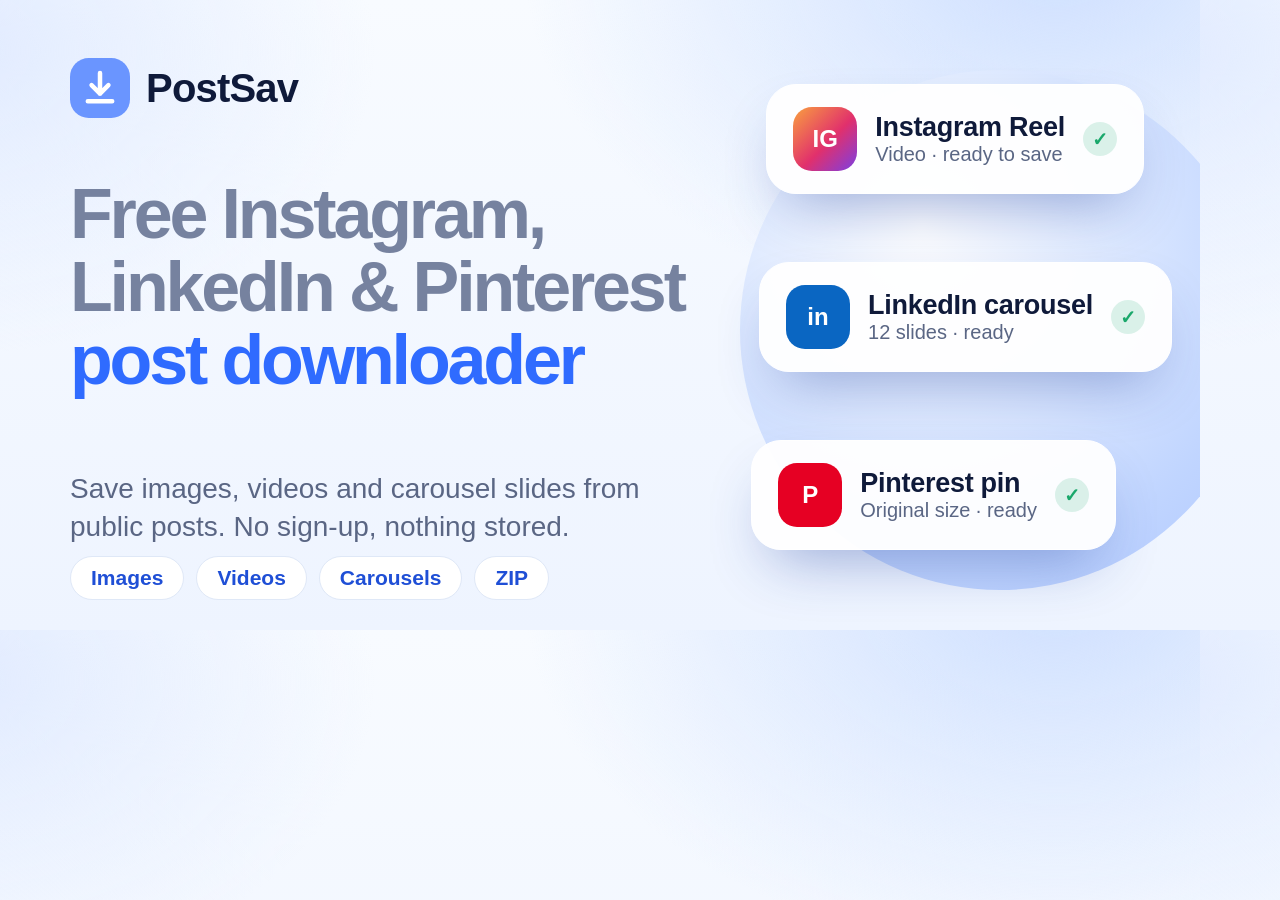
<file: tools/og-image.html>
<!doctype html>
<html><head><meta charset="utf-8">
<style>
*{box-sizing:border-box;margin:0}
html,body{width:1200px;height:630px;overflow:hidden}
body{font-family:"Segoe UI","Inter",Arial,sans-serif;color:#0f1a3a;background:radial-gradient(760px 520px at 88% -6%,#cfe0ff 0,transparent 70%),radial-gradient(640px 460px at -4% 8%,#e1ebff 0,transparent 66%),linear-gradient(#f8fbff,#eef4ff);position:relative}
.brand{position:absolute;left:70px;top:58px;display:flex;align-items:center;gap:16px;font-weight:800;font-size:40px;letter-spacing:-.02em}
.brand svg{width:60px;height:60px}
h1{position:absolute;left:70px;top:178px;width:640px;font-size:70px;line-height:1.04;letter-spacing:-.045em;font-weight:800}
h1 .soft{color:#76829f}h1 .hi{color:#2f6bff}
p.sub{position:absolute;left:70px;top:470px;width:600px;font-size:28px;line-height:1.35;color:#5a6684}
.pills{position:absolute;left:70px;top:556px;display:flex;gap:12px}
.pill{padding:9px 20px;border-radius:999px;background:#fff;border:1px solid #dfe8f7;font-size:21px;font-weight:600;color:#1f4fd6}
.orb{position:absolute;right:-60px;top:70px;width:520px;height:520px;border-radius:50%;background:radial-gradient(circle at 35% 30%,#fff 0,#dce8ff 38%,#bcd2ff 72%,#a9c3ff 100%);opacity:.92}
.card{position:absolute;display:flex;align-items:center;gap:18px;padding:22px 26px;background:rgba(255,255,255,.95);border:1px solid #fff;border-radius:30px;box-shadow:0 28px 60px -22px rgba(32,64,160,.45)}
.card b{display:block;font-size:27px;letter-spacing:-.01em}.card small{display:block;color:#5a6684;font-size:20px}
.ic{width:64px;height:64px;border-radius:19px;display:grid;place-items:center;color:#fff;font-weight:800;font-size:24px;flex:none}
.ig{background:linear-gradient(135deg,#f9a03f,#e1306c 55%,#7b3fe4)}.li{background:#0a66c2}.pin{background:#e60023}
.chk{width:34px;height:34px;border-radius:50%;background:rgba(26,168,107,.15);color:#1aa86b;display:grid;place-items:center;font-weight:800;font-size:19px}
.c1{right:56px;top:84px}.c2{right:28px;top:262px}.c3{right:84px;top:440px}
</style></head>
<body>
<div class="brand"><svg viewBox="0 0 32 32" fill="none"><rect width="32" height="32" rx="10" fill="url(#g)"/><path d="M16 8v11m0 0-4.5-4.5M16 19l4.5-4.5M9.5 23h13" stroke="#fff" stroke-width="2.4" stroke-linecap="round" stroke-linejoin="round"/><defs><linearGradient id="g" x1="4" y1="2" x2="28" y2="30"><stop stop-color="#6a95ff"/><stop offset="1" stop-color="#2f5bf0"/></linearGradient></defs></svg>PostSav</div>
<h1><span class="soft">Free Instagram, LinkedIn &amp; Pinterest</span> <span class="hi">post downloader</span></h1>
<p class="sub">Save images, videos and carousel slides from public posts. No sign-up, nothing stored.</p>
<div class="pills"><span class="pill">Images</span><span class="pill">Videos</span><span class="pill">Carousels</span><span class="pill">ZIP</span></div>
<div class="orb"></div>
<div class="card c1"><span class="ic ig">IG</span><div><b>Instagram Reel</b><small>Video · ready to save</small></div><span class="chk">✓</span></div>
<div class="card c2"><span class="ic li">in</span><div><b>LinkedIn carousel</b><small>12 slides · ready</small></div><span class="chk">✓</span></div>
<div class="card c3"><span class="ic pin">P</span><div><b>Pinterest pin</b><small>Original size · ready</small></div><span class="chk">✓</span></div>
</body></html>
</file>
